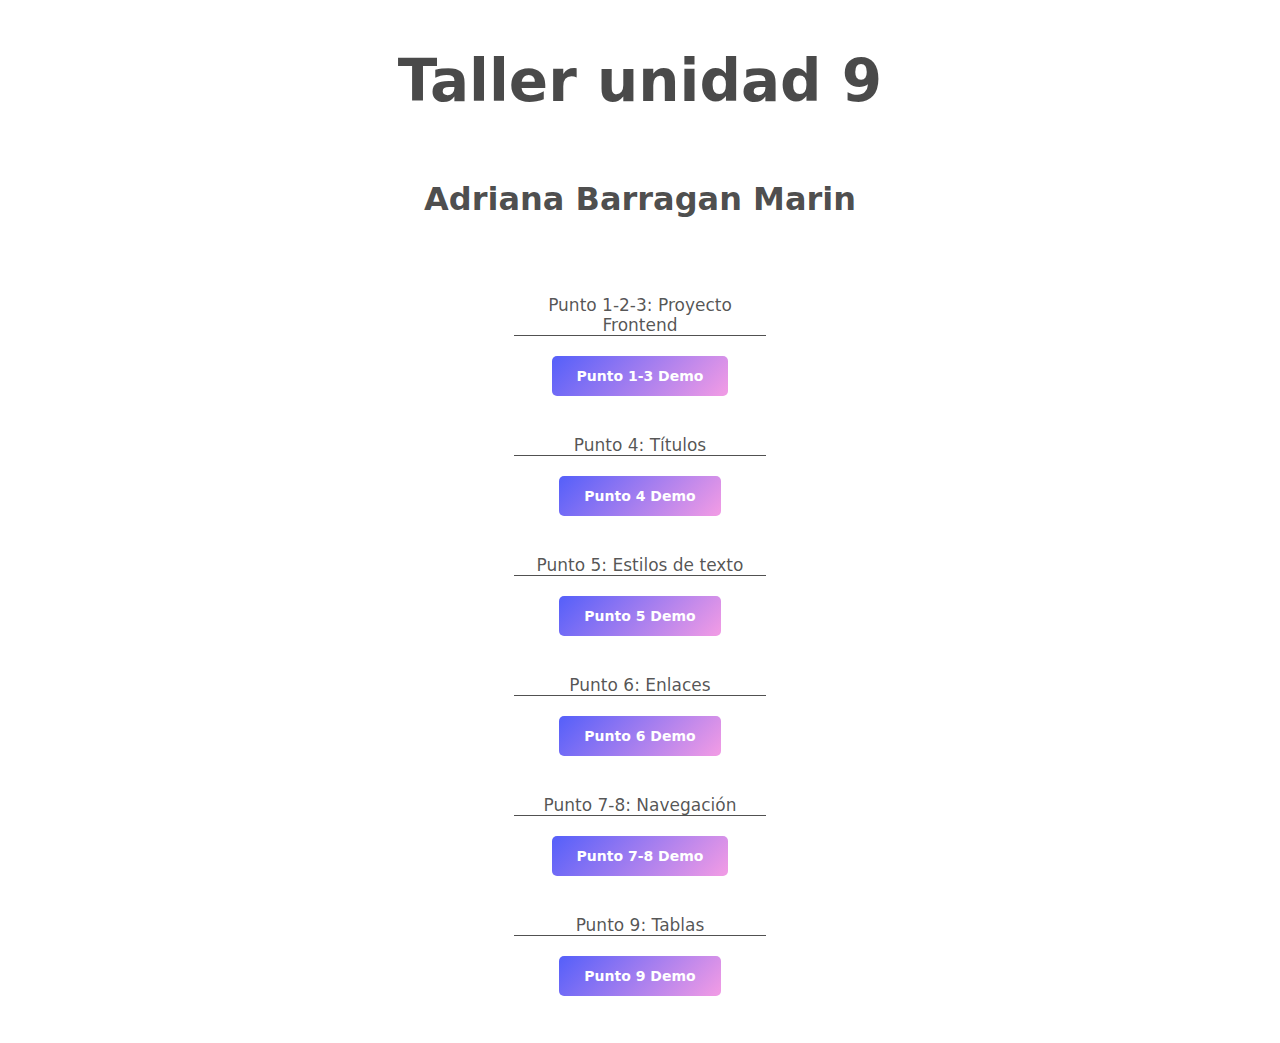
<file: index.html>
<!DOCTYPE html>
<html lang="en">
<head>
  <meta charset="UTF-8">
  <meta http-equiv="X-UA-Compatible" content="IE=edge">
  <meta name="viewport" content="width=device-width, initial-scale=1.0">
  <title>taller 9 menu</title>
  <link rel="stylesheet" href="./styles/styles.css">
</head>
<body> 
  <div>
    <h1> Taller unidad 9</h1>
    <h2>Adriana Barragan Marin</h2>
    <nav>
      <ul>
        <li>
          <p>
            Punto 1-2-3: Proyecto Frontend
          </p> 
          <a href="./punto-1-3/index.html">
            Punto 1-3 Demo
          </a>
        </li>
        <li>
          <p>
            Punto 4: Títulos
          </p> 
          <a href="./punto-4/index.html">
            Punto 4 Demo
          </a>
        </li>
        <li>
          <p>
            Punto 5: Estilos de texto
          </p>
          <a href="./punto-5/index.html">
            Punto 5 Demo
          </a>
        </li>
        <li>
          <p>
            Punto 6: Enlaces
          </p>
          <a href="./punto-6/index.html">
            Punto 6 Demo
          </a>
        </li>
        <li>
          <p>
            Punto 7-8: Navegación
          </p>
          <a href="./punto-7-8/index.html">
            Punto 7-8 Demo
          </a>
        </li>
        <li>
          <p>
            Punto 9: Tablas
          </p>
          <a href="./punto-9/index.html">
            Punto 9 Demo
          </a>
        </li>
      </ul>
    </nav>
  </div> 
</body>
</html>
</file>
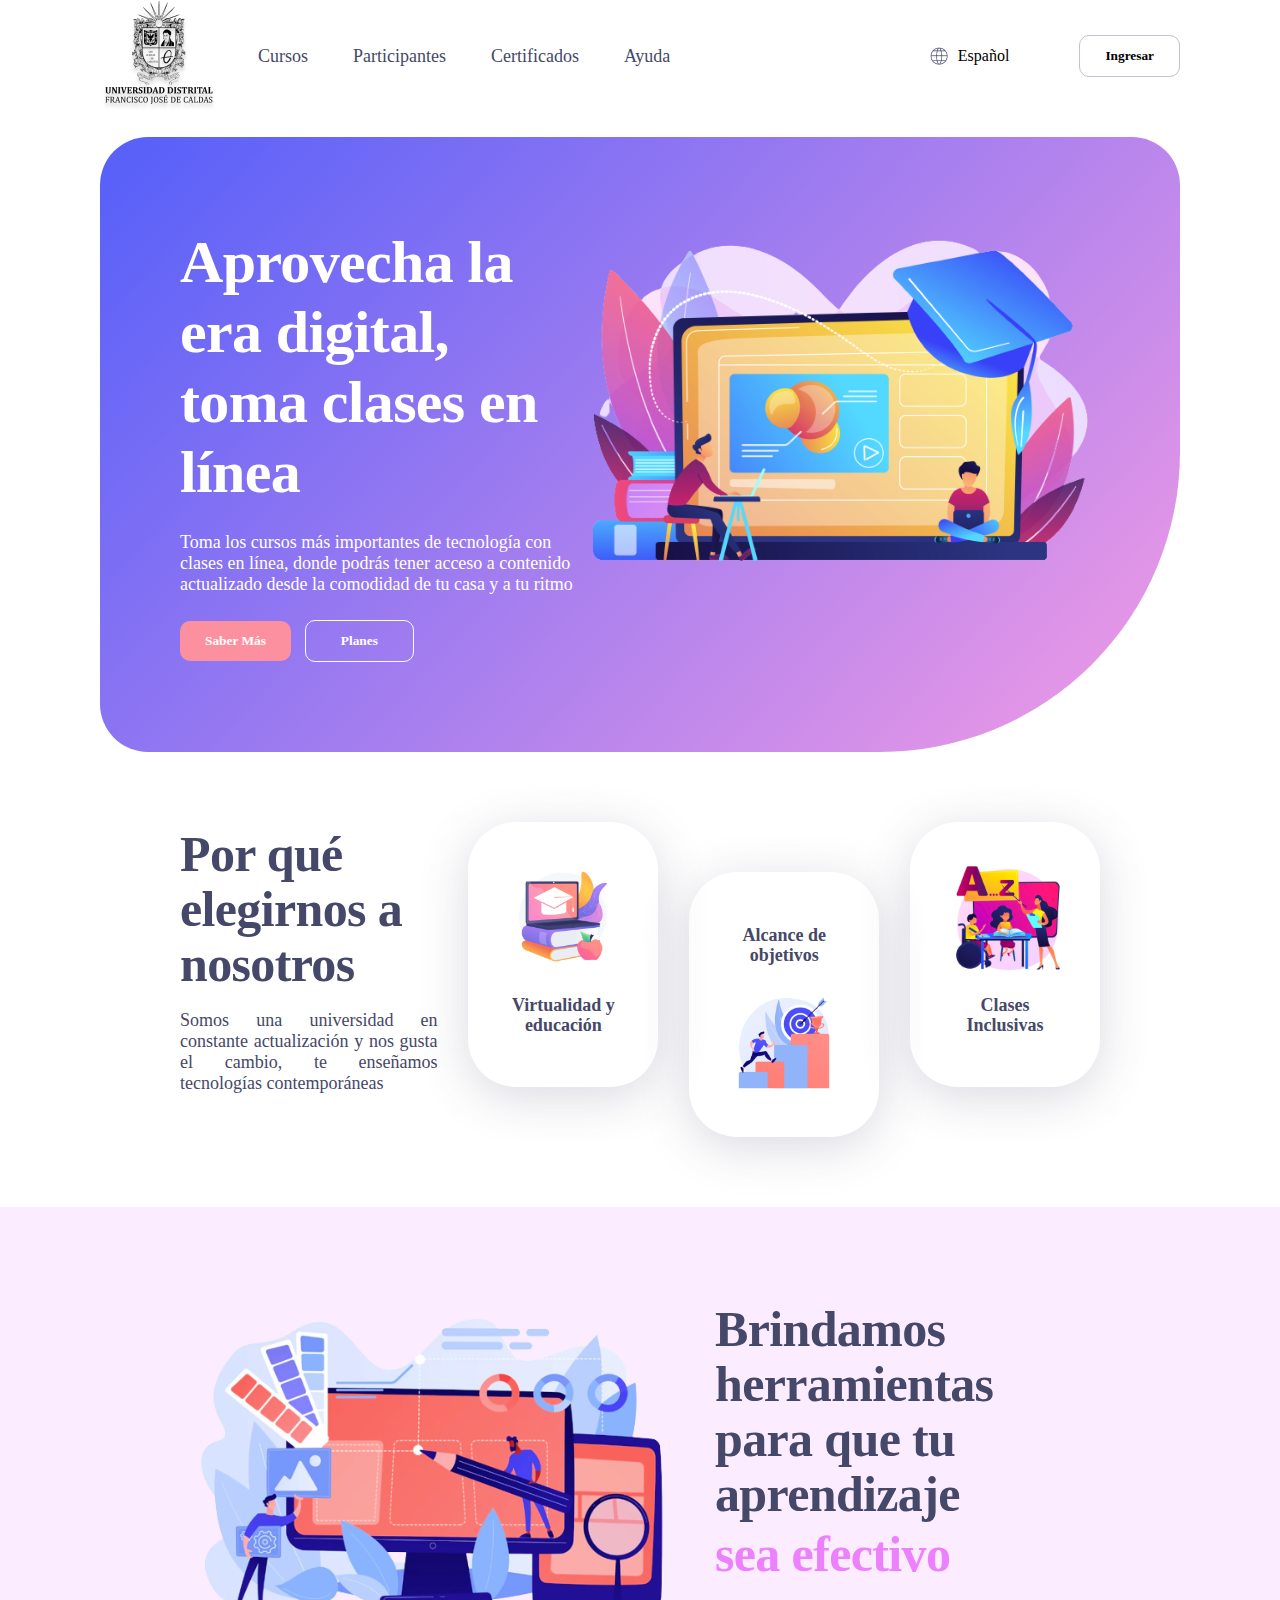
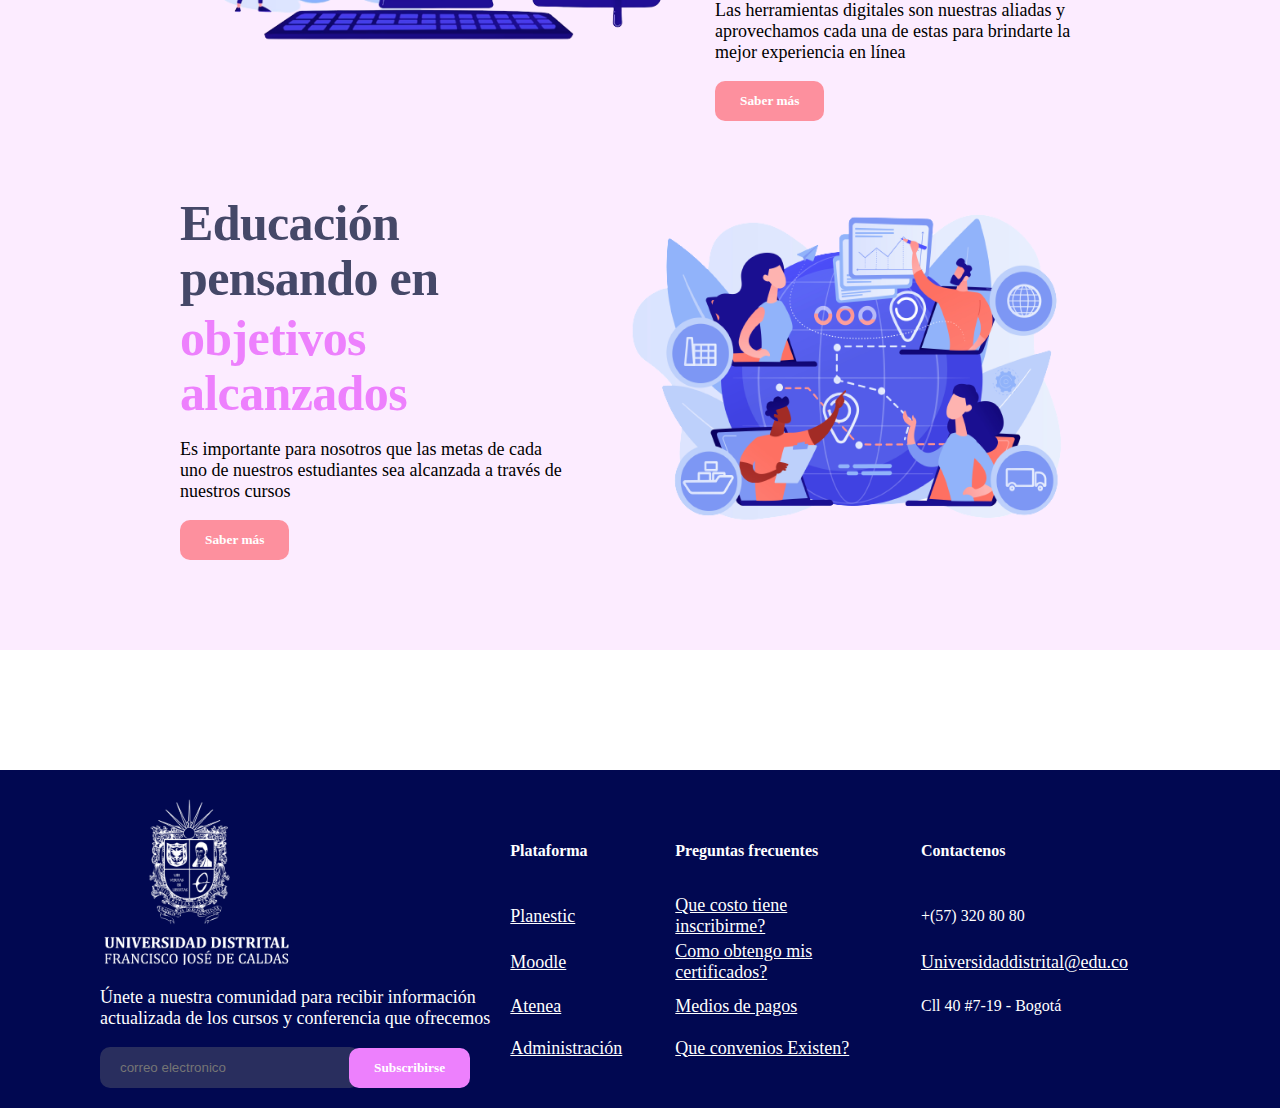
<file: punto-1-3/index.html>
<!DOCTYPE html>
<html lang="en">

<head>
    <meta charset="UTF-8">
    <meta http-equiv="X-UA-Compatible" content="IE=edge">
    <meta name="viewport" content="width=device-width, initial-scale=1.0">
    <title>U.D. PAGINA WEB</title>
    <link rel="stylesheet" href="https://indestructibletype.com/fonts/Jost.css">
    <link rel="stylesheet" href="styles/global-styles.css">
    <link rel="stylesheet" href="styles/header-styles.css">
    <link rel="stylesheet" href="styles/banner-styles.css">
    <link rel="stylesheet" href="styles/section-1-styles.css">
    <link rel="stylesheet" href="styles/section-2-styles.css">
    <link rel="stylesheet" href="styles/footer-styles.css">
</head>

<body>
    <header>
        <div class="header__navigation">
            <img src="./public/images/header-logo.png" alt="main-logo">
            <nav>
                <ul>
                    <li><a href="#banner">Cursos</a></li>
                    <li><a href="#section-1">Participantes</a></li>
                    <li><a href="#section-2">Certificados</a></li>
                    <li><a href="#footer">Ayuda</a></li>
                </ul>
            </nav>
        </div>
        <div class="header__settings">
            <div>
                <img src="./public/images/header-world.png" alt="world">
                <span>Español</span>
            </div>
            <button>Ingresar</button>
        </div>
    </header>
    <main>
        <section id="banner">
            <div>
                <div>
                    <h1>Aprovecha la era digital, toma clases en línea</h1>
                    <p>Toma los cursos más importantes de tecnología con clases
                        en línea, donde podrás tener acceso a contenido actualizado
                        desde la comodidad de tu casa y a tu ritmo</p>
                </div>
                <div>
                    <button class="button--orange">Saber Más</button>
                    <button class="button--white">Planes</button>
                </div>
            </div>
            <img src="./public/images/banner-online.png" alt="online-education" width="550px" height="350px">
        </section>
        <section id="section-1">
            <div class="section-1__info">
                <h2>Por qué elegirnos a nosotros</h2>
                <p>Somos una universidad en constante actualización y
                    nos gusta el cambio, te enseñamos tecnologías contemporáneas</p>
            </div>
            <div class="section-1__card">
                <img src="./public/images/section1-education.png" alt="education" width="120px" height="120px">
                <h3>Virtualidad y educación</h3>
            </div>
            <div class="section-1__card section-1__card--down">
                <h3>Alcance de objetivos</h3>
                <img src="./public/images/section1-goals.png" alt="goals" width="120px" height="120px">
            </div>
            <div class="section-1__card">
                <img src="./public/images/section1-teach.png" alt="teach" width="120px" height="120px">
                <h3>Clases Inclusivas</h3>
            </div>
        </section>
        <section id="section-2">
            <div  class="section-2__info">
                <img src="./public/images/section2-tools.png" alt="tools" width="500px" height="350px">
            <div>
                <h2>Brindamos herramientas para que tu aprendizaje</h2>
                <h2 class="section-2__sub-pink">sea efectivo</h2>
                <p>Las herramientas digitales son nuestras aliadas y
                    aprovechamos cada una de estas para brindarte
                    la mejor experiencia en línea
                </p>
                <button class="button--orange">Saber más</button>
            </div>
            </div>
            <div class="section-2__info">
                <div>
                    <h2>Educación pensando en</h2>
                    <h2 class="section-2__sub-pink">objetivos alcanzados</h2>
                    <p>Es importante para nosotros que las metas de cada uno de
                        nuestros estudiantes sea alcanzada a través de nuestros cursos
                    </p>
                    <button class="button--orange">Saber más</button>
                </div>
                <img src="./public/images/section2-goals.png" alt="goals" width="500px" height="350px">
            </div>
        </section>
    </main>
    <footer id="footer">
        <div class="footer__info">
            <img src="./public/images/footer-logo.png" alt="footer-logo" width="200px" height="175px">
            <div>
                <p>Únete a nuestra comunidad para recibir información
                    actualizada de los cursos y conferencia que ofrecemos
                </p>
                <form method="post">
                    <input id="email" type="email" name="user-mail" placeholder="correo electronico">
                    <button class="button--pink">Subscribirse</button>
                </form>
            </div>
        </div>
        <div>
            <table>
                <tr>
                    <th>Plataforma</th>
                    <th>Preguntas frecuentes</th>
                    <th>Contactenos</th>
                </tr>
                <tr>
                    <td><a href="">Planestic</a></td>
                    <td><a href="">Que costo tiene inscribirme?</a></td>
                    <td>+(57) 320 80 80</td>
                </tr>
                <tr>
                    <td><a href="">Moodle</a></td>
                    <td><a href="">Como obtengo mis certificados?</a></td>
                    <td><a href="">Universidaddistrital@edu.co</a></td>
                </tr>
                <tr>
                    <td><a href="">Atenea</a></td>
                    <td><a href="">Medios de pagos</a></td>
                    <td>Cll 40 #7-19 - Bogotá</td>
                </tr>
                <tr>
                    <td><a href="">Administración</a></td>
                    <td><a href="">Que convenios Existen?</a></td>
                </tr>
            </table>
        </div>
    </footer>
</body>

</html>
</file>
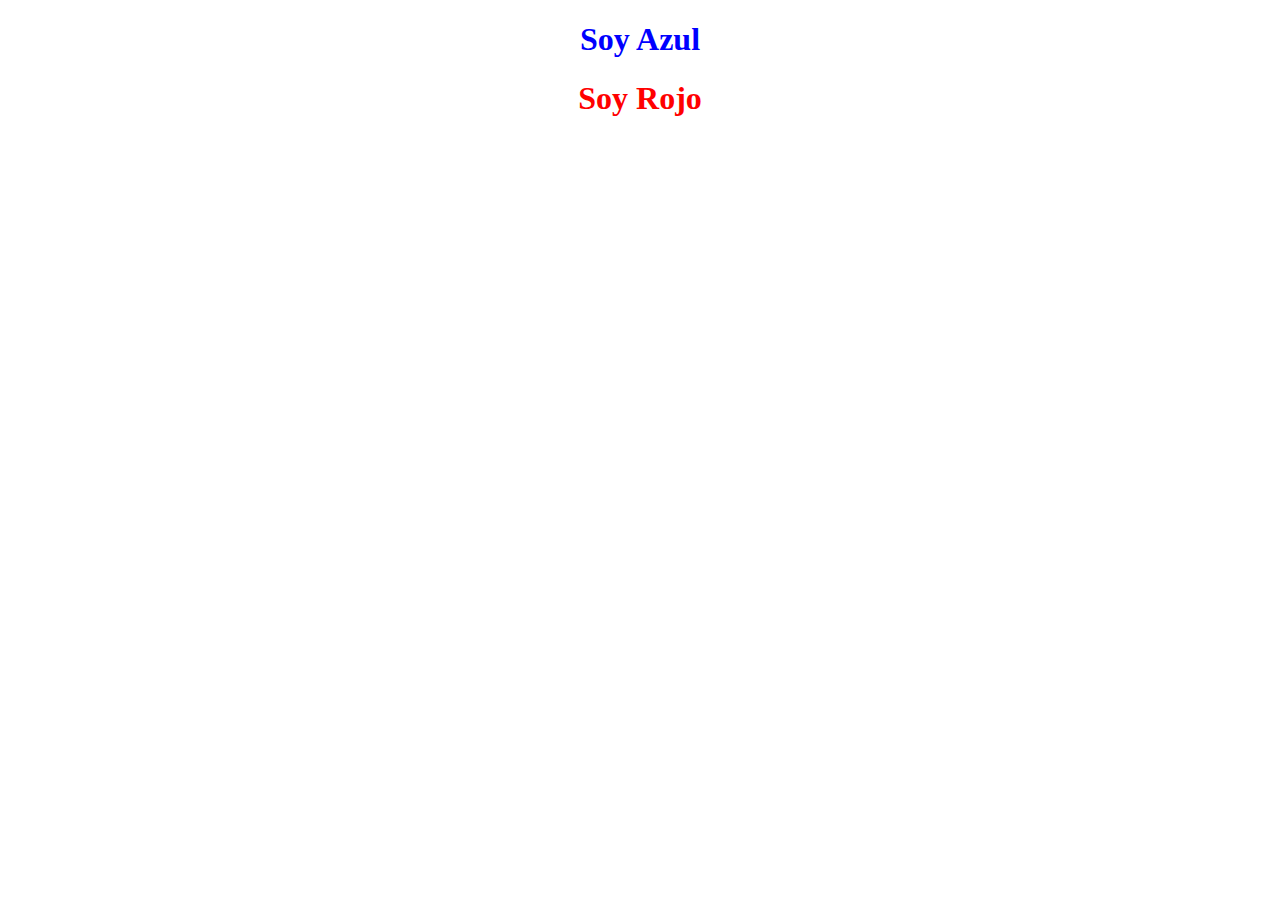
<file: punto-4/index.html>
<!DOCTYPE html>
<html lang="en">

<head>
    <meta charset="UTF-8">
    <meta http-equiv="X-UA-Compatible" content="IE=edge">
    <meta name="viewport" content="width=device-width, initial-scale=1.0">
    <title>punto-4-taller 9</title>
    <link rel="stylesheet" href="styles.css">
</head>

<body>
    <section>
        <div>
            <h1 class=section__blue>Soy Azul</h1>
            <h1 class="section__red">Soy Rojo</h1>
        </div>
    </section>
</body>

</html>
</file>
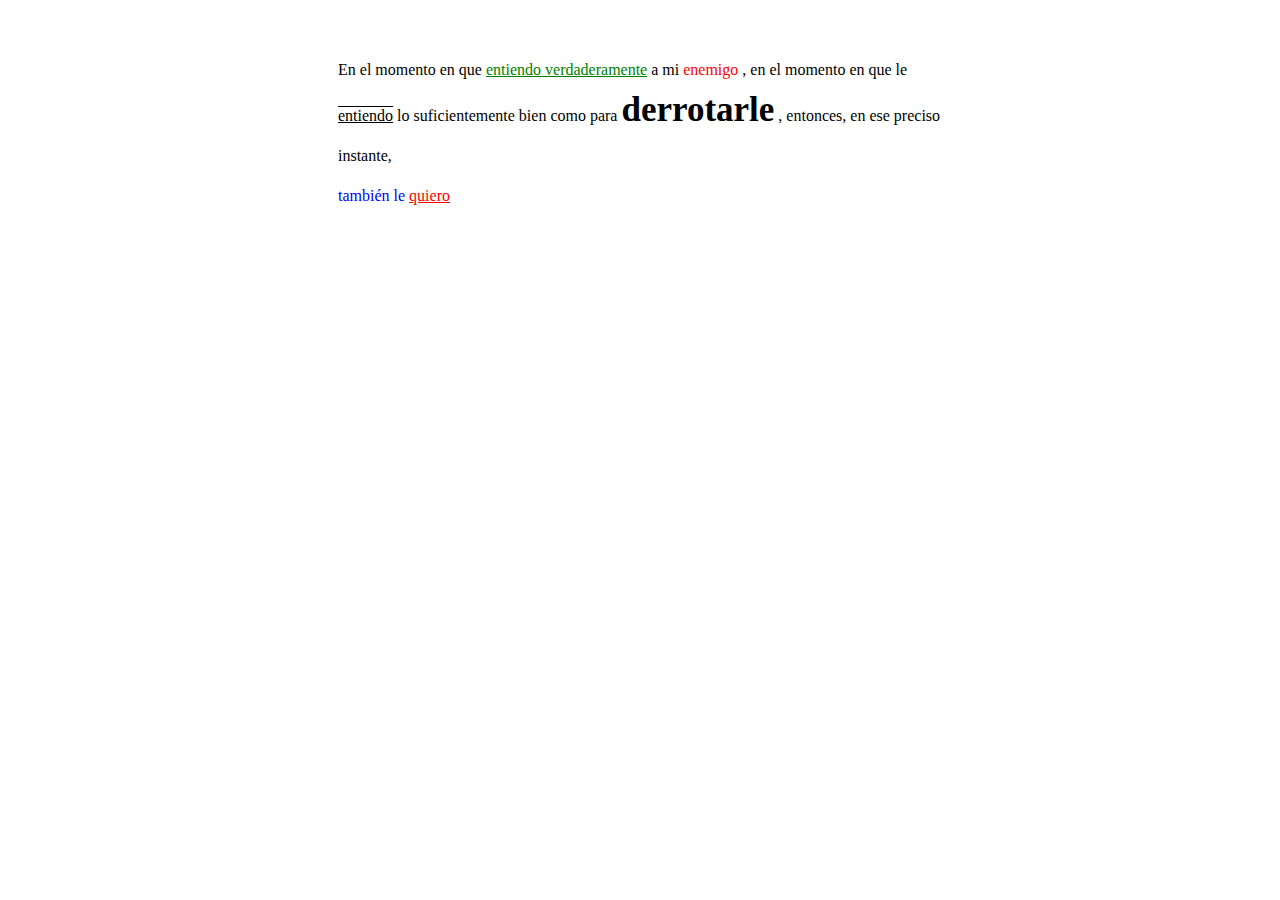
<file: punto-5/index.html>
<!DOCTYPE html>
<html lang="en">
<head>
    <meta charset="UTF-8">
    <meta http-equiv="X-UA-Compatible" content="IE=edge">
    <meta name="viewport" content="width=device-width, initial-scale=1.0">
    <title>punto-5-taller 9</title>
    <link rel="stylesheet" href="styles.css">
</head>
<body>
    <div>
    <!-- En el momento en que entiendo verdaderamente a mi enemigo, 
       en el momento en que le entiendo lo 
       suficientemente bien como para derrotarle, entonces, 
       en ese preciso instante, también le quiero  --> 
    </div>
    <p>
        <span>En el momento en que</span>
        <u class="green__1">entiendo verdaderamente</u>
        <span>a mi</span>
        <span class="red__2">enemigo</span>
        <span>, en el momento en que le</span>
        <span class="lines_">entiendo</span>
        <span>lo suficientemente bien como para</span>
        <strong class="big">derrotarle</strong>
        <span>, entonces, en ese preciso instante,<br></span>
        <span class="blue__3">también le</span>
        <u class="red__2">quiero</u>
     </p>
</body>
</html>
</file>
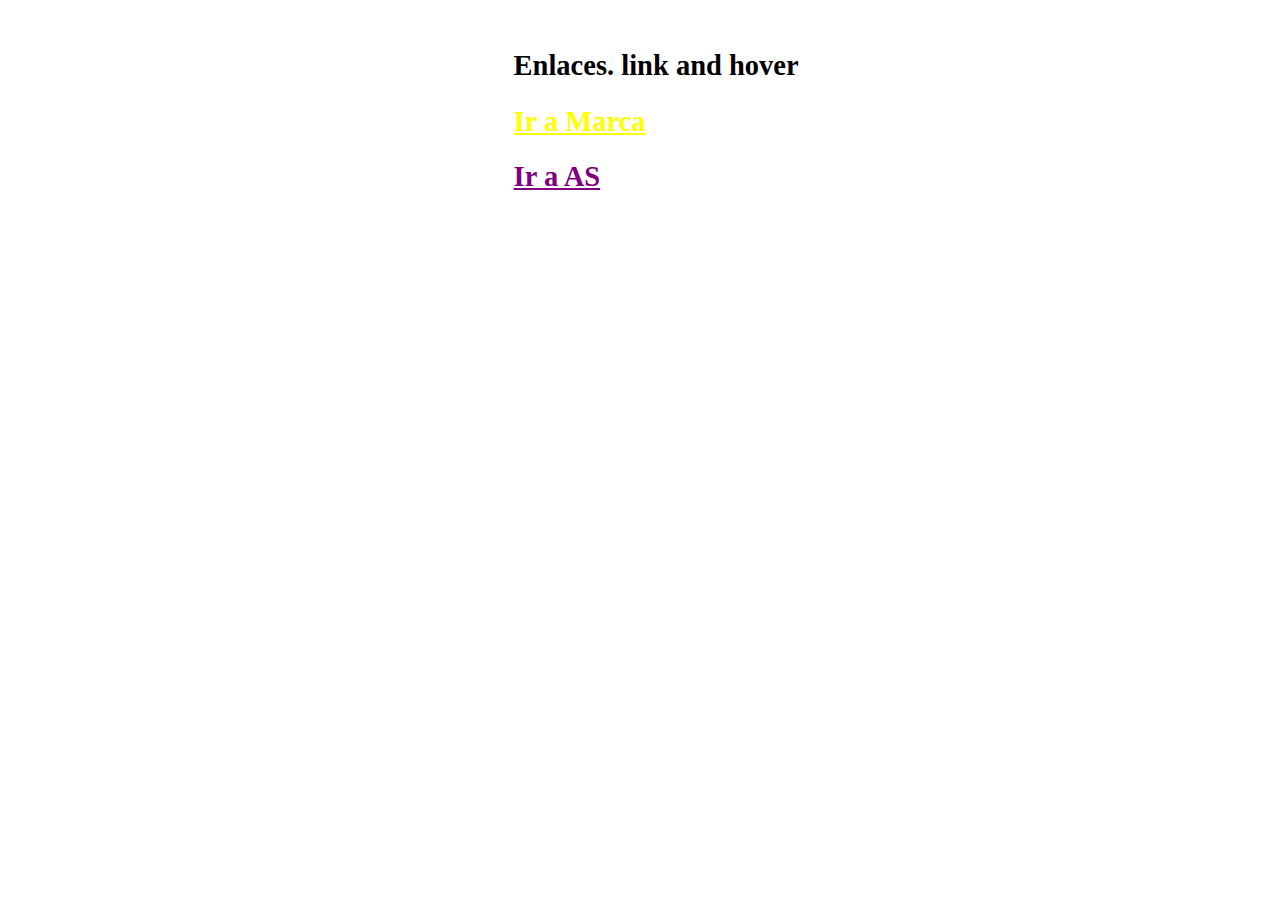
<file: punto-6/index.html>
<!DOCTYPE html>
<html lang="en">
<head>
    <meta charset="UTF-8">
    <meta http-equiv="X-UA-Compatible" content="IE=edge">
    <meta name="viewport" content="width=device-width, initial-scale=1.0">
    <title>Punto-6-taller-9</title>
    <link rel="stylesheet" href="styles.css">
</head>
<body>

  <!--ENLANCES PUNTO 6-->
<div>
<h2>Enlaces. link and hover</h2>
<h2><a href="https://adribama.github.io/taller-9-full-stack/"target="_" class="marca-yellow__1">Ir a Marca</a></h2>
<h2><a href="https://adribama.github.io/taller-9-full-stack/punto-1-3/index.html"target="_" class="purple__2">Ir a AS</a></h2>
</div>
</body>
</html>
</file>
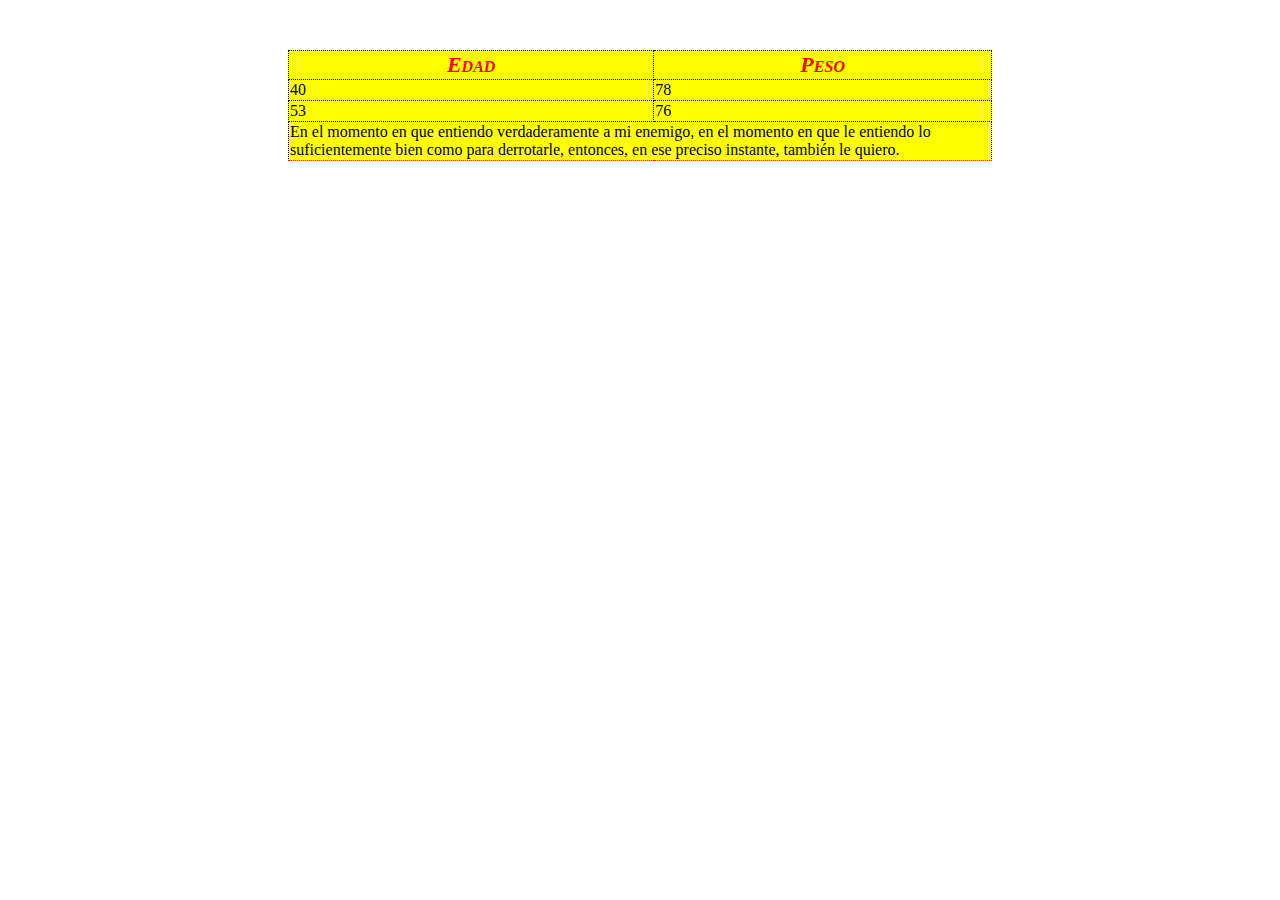
<file: punto-9/index.html>
<!DOCTYPE html>
<html lang="en">

<head>
    <meta charset="UTF-8">
    <meta http-equiv="X-UA-Compatible" content="IE=edge">
    <meta name="viewport" content="width=device-width, initial-scale=1.0">
    <title>Punto 9 Taller-9</title>
    <link rel="stylesheet" href="styles.css">
</head>

<body>
    <table class="style__table">
        <tr>
            <th><i class="L__big">E</i><i>DAD</i></th>
            <th><i class="L__big">P</i><i>ESO</i></th>
        </tr>
        <tr>
            <td>40</td>
            <td>78</td>
        </tr>
        <tr>
            <td>53</td>
            <td>76</td>
        </tr>
        <tr>
            <td a colspan="2" class="borde__red">En el momento en que entiendo verdaderamente a mi enemigo, en el momento en que le
                entiendo lo suficientemente bien como para derrotarle, entonces, en ese preciso instante, también
                le quiero.</td>
        </tr>
    </table>
</body>
</html>
</file>
<file: styles/styles.css>
body {
  text-align: center;
  color: #000000b5;
  font-family: system-ui, -apple-system;
}

body, div {
  display: flex;
  justify-content: center;
  align-items: center;
}

div {
  flex-direction: column;
  width: 50%;
  height: 50%;
  text-align: center;
}

h1 {
  font-size: 58px;
}

h2 {
  font-size: 32px;
}

nav {
  width: 40%;
}

ul {
  padding: 0;
  text-align: center;
  list-style: none;
}

li {
  margin: 50px 0;
}

p {
  margin: 40px 0 30px;
  color: #000000ae;
  font-size: 17px;
  border-bottom: 1px solid;
}

a {
  padding: 12px 25px;
  color: #ffffff;
  background: linear-gradient(313.18deg, #EE9AE5 3.28%, #5961F9 97.04%);
  border: none;
  border-radius: 5px;
  font-family: system-ui, -apple-system;
  font-size: 14px;
  font-weight: bold;
  text-decoration: none;
  cursor: pointer;
}

a:hover {
  background-color: #e87537e2;
}
</file>
<file: punto-1-3/styles/global-styles.css>
/*ESTILOS GLOBALES*/

body {
    margin: 0px;
}

a {
    font-family: Jost;
    font-size: 18px;
}

button {
    padding: 12px 25px;
    font-family: Jost;
    font-weight: bold;
    border-radius: 10px;
    cursor: pointer;
}

.button--orange {
    margin-right: 10px;
    background-color: #FD909E;
    color: #fff;
    border: none;
}

p {
    font-family: Jost;
    font-weight: 300;
    font-size: 18px;
}

h2 {
    margin: 5px 0px;
    color: #454868;
    font-family: Jost;
    font-size: 50px;
    line-height: 55px;
    letter-spacing: -0.64px;
}
</file>
<file: punto-1-3/styles/header-styles.css>
/*ESTILOS HEADER*/

header {
    display: flex;
    justify-content: space-between;
    margin: 0px 100px;
}
.header__navigation {
    display: flex;
    align-items: center;
}

.header__navigation nav ul {
    display: flex;
    gap: 45px;
    list-style: none;
}

.header__navigation nav ul li a {
    text-decoration: none;
    color: #454868;
}

.header__settings {
    display: flex;
    align-items: center;
    gap: 70px;   
}

.header__settings div{
    display: flex;
    align-items: center;
    gap: 10px;
    font-size: 16px;
    font-weight: 400;
}

.header__settings button {
    background-color: transparent;
    border: 1px solid #45486854;
}
</file>
<file: punto-1-3/styles/banner-styles.css>
/* ESTILOS BANNER*/
#banner {
    display: flex;
    margin: 25px 100px;
    padding: 90px 80px;
    background: linear-gradient(313.18deg, #EE9AE5 3.28%, #5961F9 97.04%);
    border-radius: 48px 48px 300px 48px;
}

h1 {
    margin: 0px;
    font-family: Jost;
    font-size: 60px;
    font-weight: 600;
    color: #fff;
    line-height: 70px;
    letter-spacing: -0.64px;
}

#banner p {
    margin: 25px 0px;
    color: #fff;
}

.button--white {
    padding: 12px 35px;
    background-color: transparent;
    color: white;
    border: 1px solid #fff;    
}
</file>
<file: punto-1-3/styles/section-1-styles.css>
/* ESTILOS SECTION 1 */

#section-1 {
    display: flex;
    justify-content: space-between;
    margin: 50px 100px;
    padding: 20px 80px;
}

.section-1__info {
width: 28%;
}

.section-1__info p {

    color: #454868;
    text-align: justify;
}

.section-1__card {
    display: flex;
    flex-direction: column;
    justify-content: space-between;
    align-items: center;
    width: min-content;

    height: 195px;
    padding: 35px;
    border-radius: 48px;
    box-shadow: 0px 10px 50px #45486833;
    text-align: center;
}

.section-1__card--down {
    margin-top: 50px;
}

.section-1__card h3 {
    font-family: Jost;
    color: #454868;
    font-size: 18px;
    line-height: 20px;
    letter-spacing: -0.64;
    text-align: center;
}
</file>
<file: punto-1-3/styles/section-2-styles.css>
#section-2 {
    padding: 20px 180px;
    background: #ed80fd26;
}

.section-2__info {
    display: flex;
    gap: 35px;
    margin: 70px 0px;
    letter-spacing: -0.64;
}

.section-2__sub-pink {
    color: #ed80fd;
}
</file>
<file: punto-1-3/styles/footer-styles.css>
#footer {
    display: flex;
    justify-content: space-between;
    align-items: center;

    margin-top: 120px;
    padding: 20px 100px;
    background-color: #010851;
    color: #fff;
    }

    .footer__info {
        width: 40%;
    }

    input {
        width: 220px;
        padding: 13px 20px;
        margin-right: -15px;    
        border: none;
        border-radius: 10px;
        background-color: #45486899;
    }
    .button--pink {
        background-color: #ED80FD;
        color: #fff;
        border: none;
    }

    table {
        font-family: 'Jost';
        text-align: left;
    }

    tr {
        height: 40px;
    }

    th {
        height: 80px;
    }


    td {
        padding-right: 50px;
    }

    td a {
     color: #fff;   
    }
</file>
<file: punto-4/styles.css>
/*punto 4*/

.section__blue {
    color: blue;
    text-align: center;  
}

.section__red {
    color: red;
    text-align: center;
}
</file>
<file: punto-5/styles.css>
/*ESTILOS PUNTO 5*/

p {
    margin: 50px 330px;
    line-height: 40px;
   
}

.green__1 {
    color: green;
}

.red__2 {
    color: red;
}

.blue__3 {
    color: blue;
}

.lines_ {
    text-decoration-line: underline overline;
}

.big {
    font-size: 35px; 
}
</file>
<file: punto-6/styles.css>
/*ESTILOS PUNTO 6*/

div {
   margin: 50px 0px;
   padding-left: 40%;
   font-size: 19px;
}

.marca-yellow__1 {
    color: yellow;
}

.purple__2 {
    color: purple;
}
</file>
<file: punto-9/styles.css>
/*ESTILOS PUNTO 9*/

.style__table {

    background:yellow;
    border-collapse: collapse;
    margin: 50px 280px;  
}

th {
    color: red;
    text-align:center;
    border: 1px dotted #000000; 
    }

.L__big {
    font-size: 22px;
}

td {
    border: 1px dotted #000000; 
}

.borde__red {
    border: 1px dotted #f00a0a; 
    border-left: 1px dotted #000000;
    border-right: 1px dotted #000000;
}
</file>
